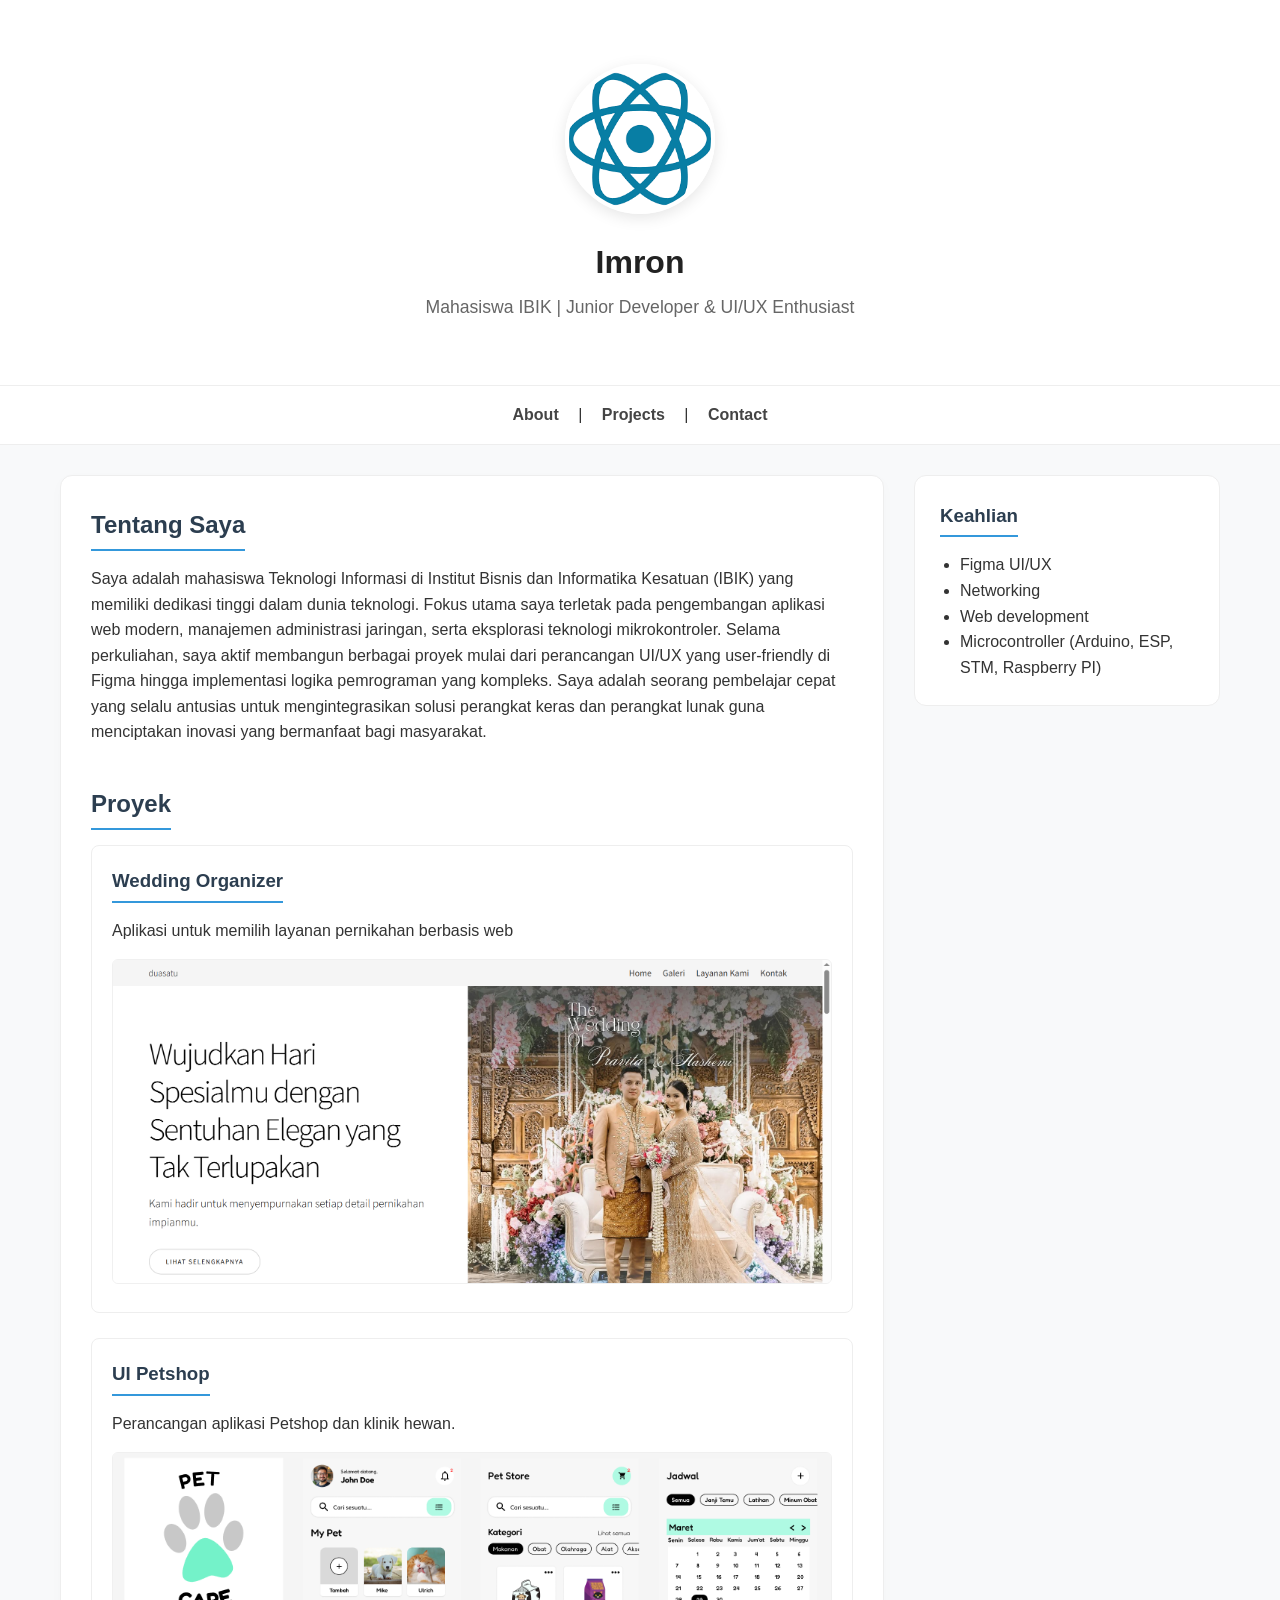
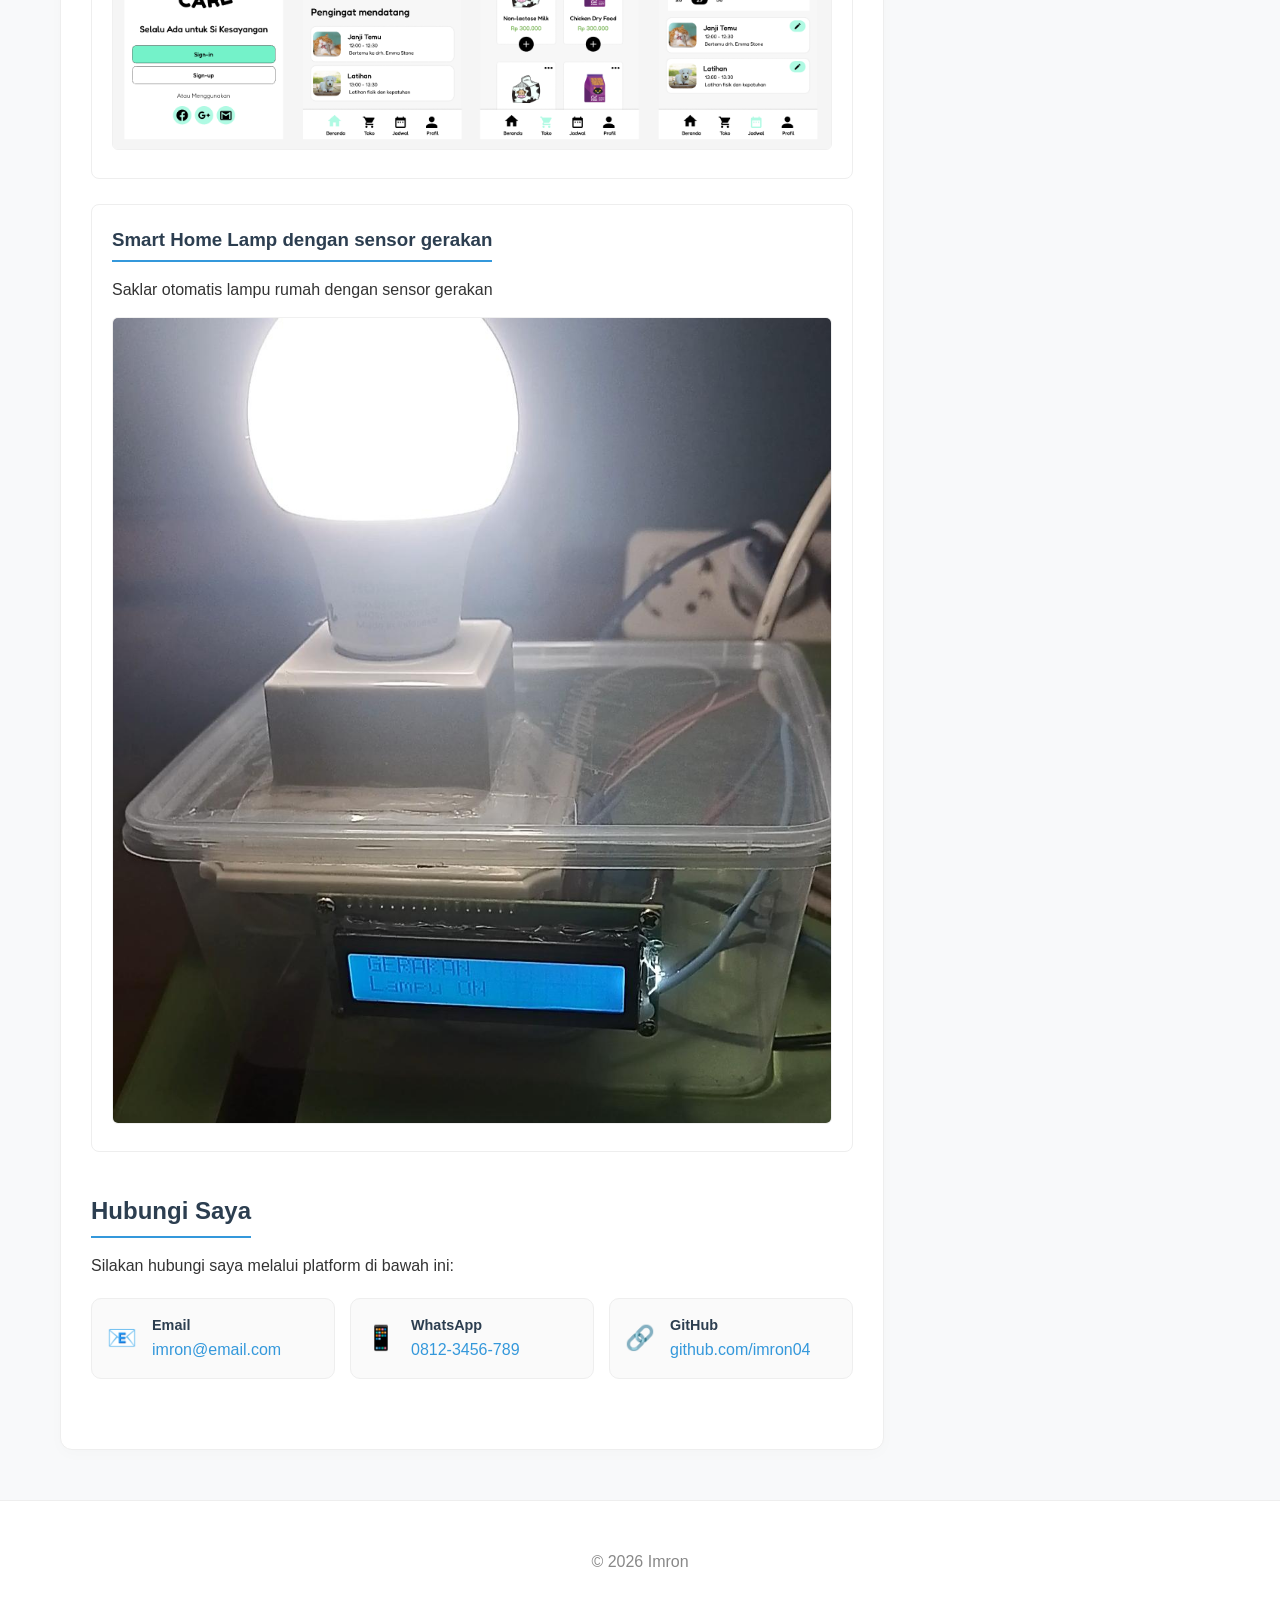
<file: my-portofolio/index.html>
<!doctype html>
<html lang="id">
  <head>
    <title>Portofolio Imron</title>
    <link rel="stylesheet" href="style.css" />
  </head>
  <body>
    <header>
      <img src="img/react.png" alt="Foto Imron" class="profile-img" />
      <h1>Imron</h1>
      <p>Mahasiswa IBIK | Junior Developer & UI/UX Enthusiast</p>
    </header>

    <nav>
      <a href="#a">About</a> | <a href="#p">Projects</a> |
      <a href="#contact">Contact</a>
    </nav>

    <div class="container">
      <main>
        <section id="a">
          <h2>Tentang Saya</h2>
          <p>
            Saya adalah mahasiswa Teknologi Informasi di Institut Bisnis dan
            Informatika Kesatuan (IBIK) yang memiliki dedikasi tinggi dalam
            dunia teknologi. Fokus utama saya terletak pada pengembangan
            aplikasi web modern, manajemen administrasi jaringan, serta
            eksplorasi teknologi mikrokontroler. Selama perkuliahan, saya aktif
            membangun berbagai proyek mulai dari perancangan UI/UX yang
            user-friendly di Figma hingga implementasi logika pemrograman yang
            kompleks. Saya adalah seorang pembelajar cepat yang selalu antusias
            untuk mengintegrasikan solusi perangkat keras dan perangkat lunak
            guna menciptakan inovasi yang bermanfaat bagi masyarakat.
          </p>
        </section>

        <section id="p">
          <h2>Proyek</h2>

          <div class="project-card">
            <h3>Wedding Organizer</h3>
            <p>Aplikasi untuk memilih layanan pernikahan berbasis web</p>
            <img
              src="img/wed.PNG"
              alt="Screenshot Web Wedding Organizer"
              class="project-img"
            />
          </div>

          <div class="project-card">
            <h3>UI Petshop</h3>
            <p>Perancangan aplikasi Petshop dan klinik hewan.</p>
            <img
              src="img/pet.PNG"
              alt="Screenshot UI Petshop"
              class="project-img"
            />
          </div>

          <div class="project-card">
            <h3>Smart Home Lamp dengan sensor gerakan</h3>
            <p>Saklar otomatis lampu rumah dengan sensor gerakan</p>
            <img
              src="img/lamp.jpeg"
              alt="Screenshot Projek Saklar Lampu otomatis"
              class="project-img"
            />
          </div>
        </section>
        <section id="contact" class="contact-section">
          <h2>Hubungi Saya</h2>
          <p>Silakan hubungi saya melalui platform di bawah ini:</p>

          <div class="contact-container">
            <div class="contact-item">
              <span class="contact-icon">📧</span>
              <div class="contact-info">
                <strong>Email</strong>
                <p><a href="mailto:imron@email.com">imron@email.com</a></p>
              </div>
            </div>

            <div class="contact-item">
              <span class="contact-icon">📱</span>
              <div class="contact-info">
                <strong>WhatsApp</strong>
                <p>
                  <a href="https://wa.me/628123456789" target="_blank"
                    >0812-3456-789</a
                  >
                </p>
              </div>
            </div>

            <div class="contact-item">
              <span class="contact-icon">🔗</span>
              <div class="contact-info">
                <strong>GitHub</strong>
                <p>
                  <a href="https://github.com/imron04" target="_blank"
                    >github.com/imron04</a
                  >
                </p>
              </div>
            </div>
          </div>
        </section>
      </main>

      <aside>
        <h3>Keahlian</h3>
        <ul>
          <li>Figma UI/UX</li>
          <li>Networking</li>
          <li>Web development</li>
          <li>Microcontroller (Arduino, ESP, STM, Raspberry PI)</li>
        </ul>
      </aside>
    </div>

    <footer>
      <p>&copy; 2026 Imron</p>
    </footer>
  </body>
</html>
</file>
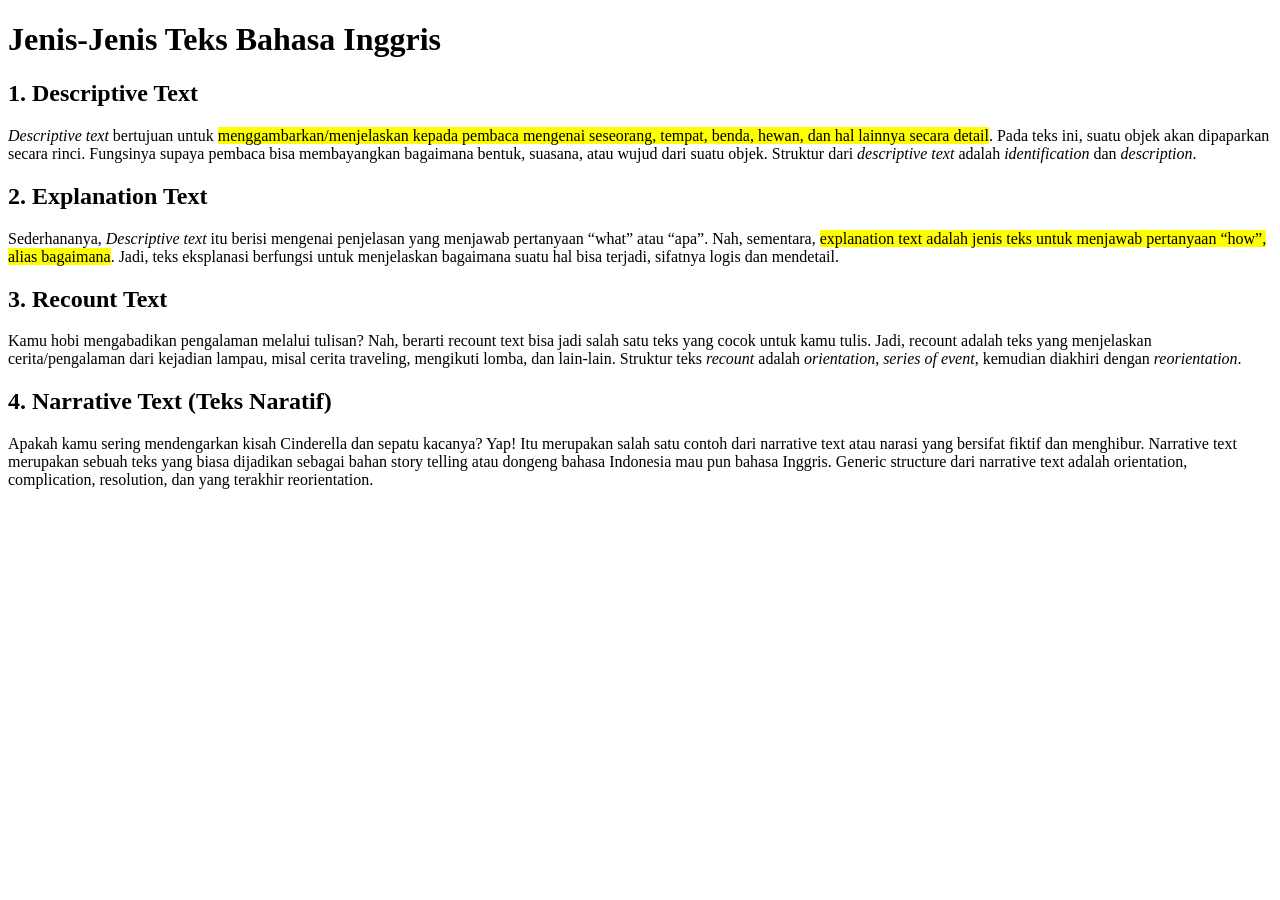
<file: Latihan-1.html>
<!doctype html>
<html>
  <head>
    <title>Latihan 1</title>
  </head>
  <body>
    <h1>Jenis-Jenis Teks Bahasa Inggris</h1>
    <h2><b>1. Descriptive Text</b></h2>
    <p>
      <i>Descriptive text</i> bertujuan untuk
      <mark
        >menggambarkan/menjelaskan kepada pembaca mengenai seseorang, tempat,
        benda, hewan, dan hal lainnya secara detail</mark
      >. Pada teks ini, suatu objek akan dipaparkan secara rinci. Fungsinya
      supaya pembaca bisa membayangkan bagaimana bentuk, suasana, atau wujud
      dari suatu objek. Struktur dari <i>descriptive text</i> adalah
      <i>identification</i> dan <i>description</i>.
    </p>

    <h2><b>2. Explanation Text</b></h2>
    <p>
      Sederhananya, <i>Descriptive text</i> itu berisi mengenai penjelasan yang
      menjawab pertanyaan <q>what</q> atau “apa”. Nah, sementara,
      <mark
        >explanation text adalah jenis teks untuk menjawab pertanyaan “how”,
        alias bagaimana</mark
      >. Jadi, teks eksplanasi berfungsi untuk menjelaskan bagaimana suatu hal
      bisa terjadi, sifatnya logis dan mendetail.
    </p>

    <h2><b>3. Recount Text</b></h2>
    <p>
      Kamu hobi mengabadikan pengalaman melalui tulisan? Nah, berarti recount
      text bisa jadi salah satu teks yang cocok untuk kamu tulis. Jadi, recount
      adalah teks yang menjelaskan cerita/pengalaman dari kejadian lampau, misal
      cerita traveling, mengikuti lomba, dan lain-lain. Struktur teks
      <i>recount</i> adalah <i>orientation</i>, <i>series of event</i>, kemudian
      diakhiri dengan <i>reorientation</i>.
    </p>

    <h2><b>4. Narrative Text (Teks Naratif)</b></h2>
    <p>
      Apakah kamu sering mendengarkan kisah Cinderella dan sepatu kacanya? Yap!
      Itu merupakan salah satu contoh dari narrative text atau narasi yang
      bersifat fiktif dan menghibur. Narrative text merupakan sebuah teks yang
      biasa dijadikan sebagai bahan story telling atau dongeng bahasa Indonesia
      mau pun bahasa Inggris. Generic structure dari narrative text adalah
      orientation, complication, resolution, dan yang terakhir reorientation.
    </p>
  </body>
</html>
</file>
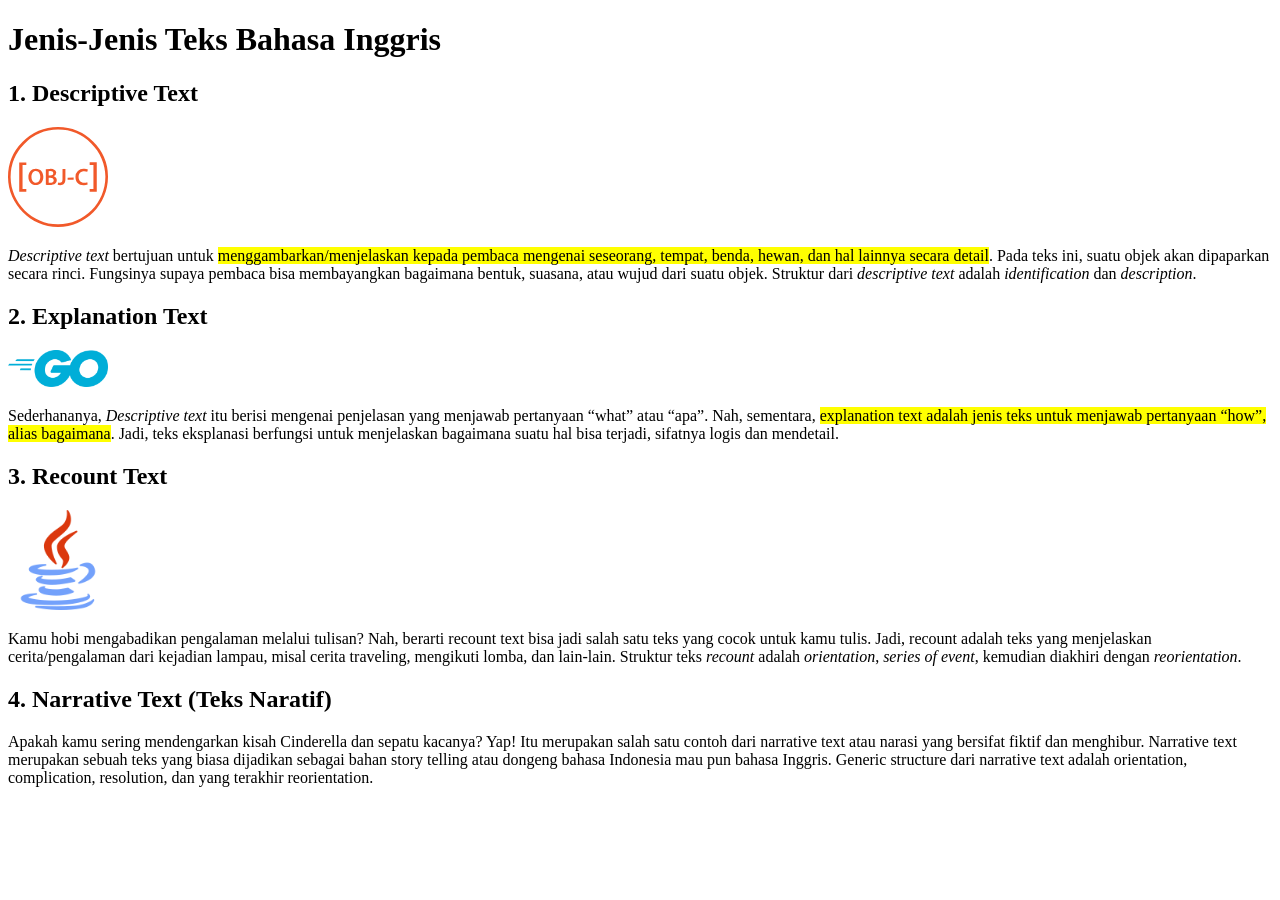
<file: Latihan-2.html>
<!doctype html>
<html>
  <head>
    <title>Latihan 2</title>
  </head>
  <body>
    <h1>Jenis-Jenis Teks Bahasa Inggris</h1>
    <h2><b>1. Descriptive Text</b></h2>
    <img src="img/objcc.svg" alt="" width="100" />
    <p>
      <i>Descriptive text</i> bertujuan untuk
      <mark
        >menggambarkan/menjelaskan kepada pembaca mengenai seseorang, tempat,
        benda, hewan, dan hal lainnya secara detail</mark
      >. Pada teks ini, suatu objek akan dipaparkan secara rinci. Fungsinya
      supaya pembaca bisa membayangkan bagaimana bentuk, suasana, atau wujud
      dari suatu objek. Struktur dari <i>descriptive text</i> adalah
      <i>identification</i> dan <i>description</i>.
    </p>

    <h2><b>2. Explanation Text</b></h2>
    <img src="img/go.png" alt="" width="100" />
    <p>
      Sederhananya, <i>Descriptive text</i> itu berisi mengenai penjelasan yang
      menjawab pertanyaan <q>what</q> atau “apa”. Nah, sementara,
      <mark
        >explanation text adalah jenis teks untuk menjawab pertanyaan “how”,
        alias bagaimana</mark
      >. Jadi, teks eksplanasi berfungsi untuk menjelaskan bagaimana suatu hal
      bisa terjadi, sifatnya logis dan mendetail.
    </p>

    <h2><b>3. Recount Text</b></h2>
    <img src="img/java.png" alt="" width="100" />
    <p>
      Kamu hobi mengabadikan pengalaman melalui tulisan? Nah, berarti recount
      text bisa jadi salah satu teks yang cocok untuk kamu tulis. Jadi, recount
      adalah teks yang menjelaskan cerita/pengalaman dari kejadian lampau, misal
      cerita traveling, mengikuti lomba, dan lain-lain. Struktur teks
      <i>recount</i> adalah <i>orientation</i>, <i>series of event</i>, kemudian
      diakhiri dengan <i>reorientation</i>.
    </p>

    <h2><b>4. Narrative Text (Teks Naratif)</b></h2>
    <p>
      Apakah kamu sering mendengarkan kisah Cinderella dan sepatu kacanya? Yap!
      Itu merupakan salah satu contoh dari narrative text atau narasi yang
      bersifat fiktif dan menghibur. Narrative text merupakan sebuah teks yang
      biasa dijadikan sebagai bahan story telling atau dongeng bahasa Indonesia
      mau pun bahasa Inggris. Generic structure dari narrative text adalah
      orientation, complication, resolution, dan yang terakhir reorientation.
    </p>
  </body>
</html>
</file>
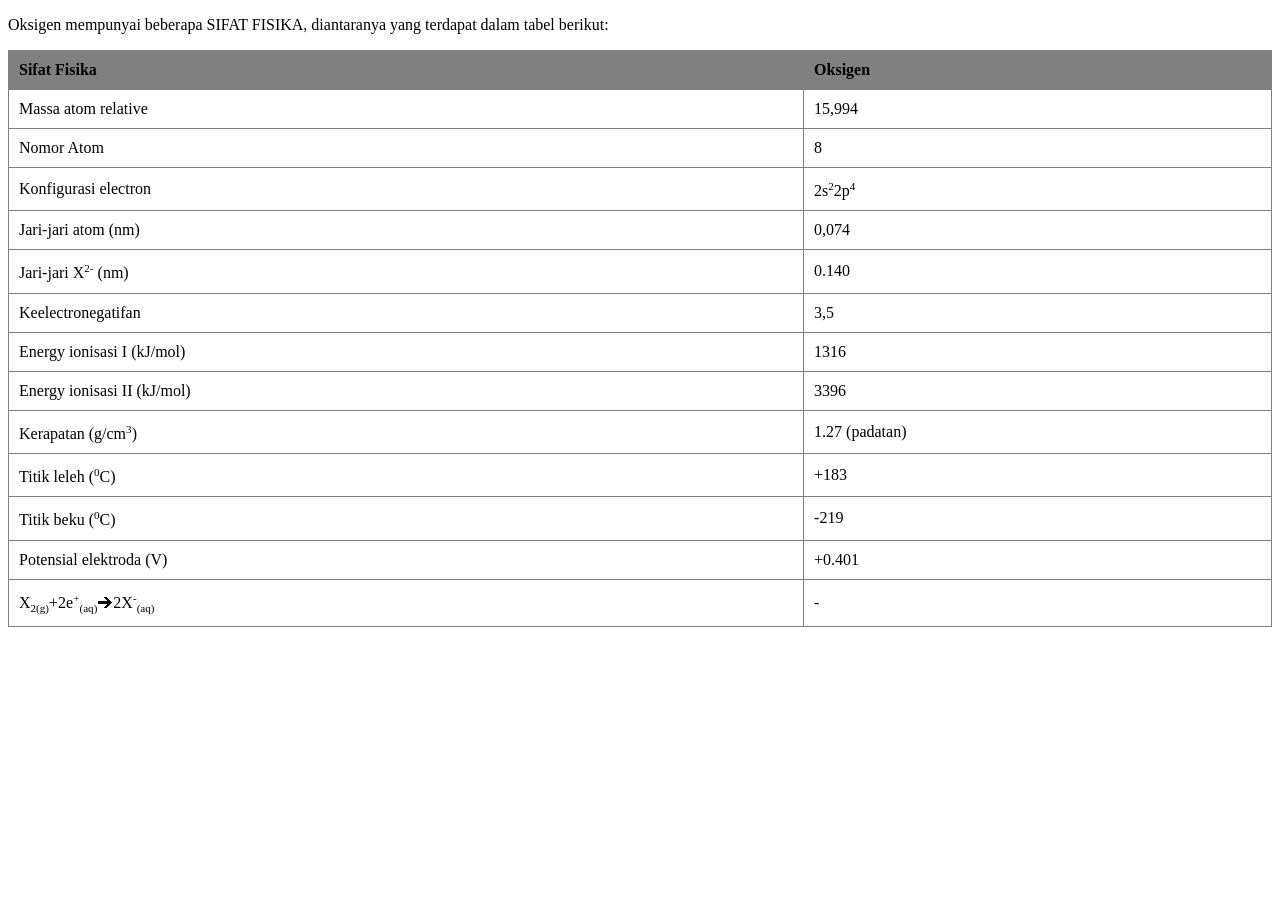
<file: Latihan-3.html>
<!doctype html>
<html>
  <head>
    <title>Latihan 3</title>
    <style>
      table {
        border-collapse: collapse;
        width: 100%;
      }
      th {
        background-color: grey;
        text-align: left;
      }
    </style>
  </head>
  <body>
    <p>
      Oksigen mempunyai beberapa SIFAT FISIKA, diantaranya yang terdapat dalam
      tabel berikut:
    </p>
    <table border="1" cellpadding="10">
      <tr>
        <th>Sifat Fisika</th>
        <th>Oksigen</th>
      </tr>
      <tr>
        <td>Massa atom relative</td>
        <td>15,994</td>
      </tr>
      <tr>
        <td>Nomor Atom</td>
        <td>8</td>
      </tr>
      <tr>
        <td>Konfigurasi electron</td>
        <td>
          2s<sup><small>2</small></sup
          >2p<sup><small>4</small></sup>
        </td>
      </tr>
      <tr>
        <td>Jari-jari atom (nm)</td>
        <td>0,074</td>
      </tr>
      <tr>
        <td>
          Jari-jari X<sup><small>2-</small></sup> (nm)
        </td>
        <td>0.140</td>
      </tr>
      <tr>
        <td>Keelectronegatifan</td>
        <td>3,5</td>
      </tr>
      <tr>
        <td>Energy ionisasi I (kJ/mol)</td>
        <td>1316</td>
      </tr>
      <tr>
        <td>Energy ionisasi II (kJ/mol)</td>
        <td>3396</td>
      </tr>
      <tr>
        <td>
          Kerapatan (g/cm<sup><small>3</small></sup
          >)
        </td>
        <td>1.27 (padatan)</td>
      </tr>
      <tr>
        <td>
          Titik leleh (<sup><small>0</small></sup
          >C)
        </td>
        <td>+183</td>
      </tr>
      <tr>
        <td>
          Titik beku (<sup><small>0</small></sup
          >C)
        </td>
        <td>-219</td>
      </tr>
      <tr>
        <td>Potensial elektroda (V)</td>
        <td>+0.401</td>
      </tr>
      <tr>
        <td>
          X<sub><small>2(g)</small></sub
          >+2e<sup><small>+</small></sup
          ><sub><small>(aq)</small></sub
          >🡪2X<sup><small>-</small></sup
          ><sub><small>(aq)</small></sub>
        </td>
        <td>-</td>
      </tr>
    </table>
  </body>
</html>
</file>
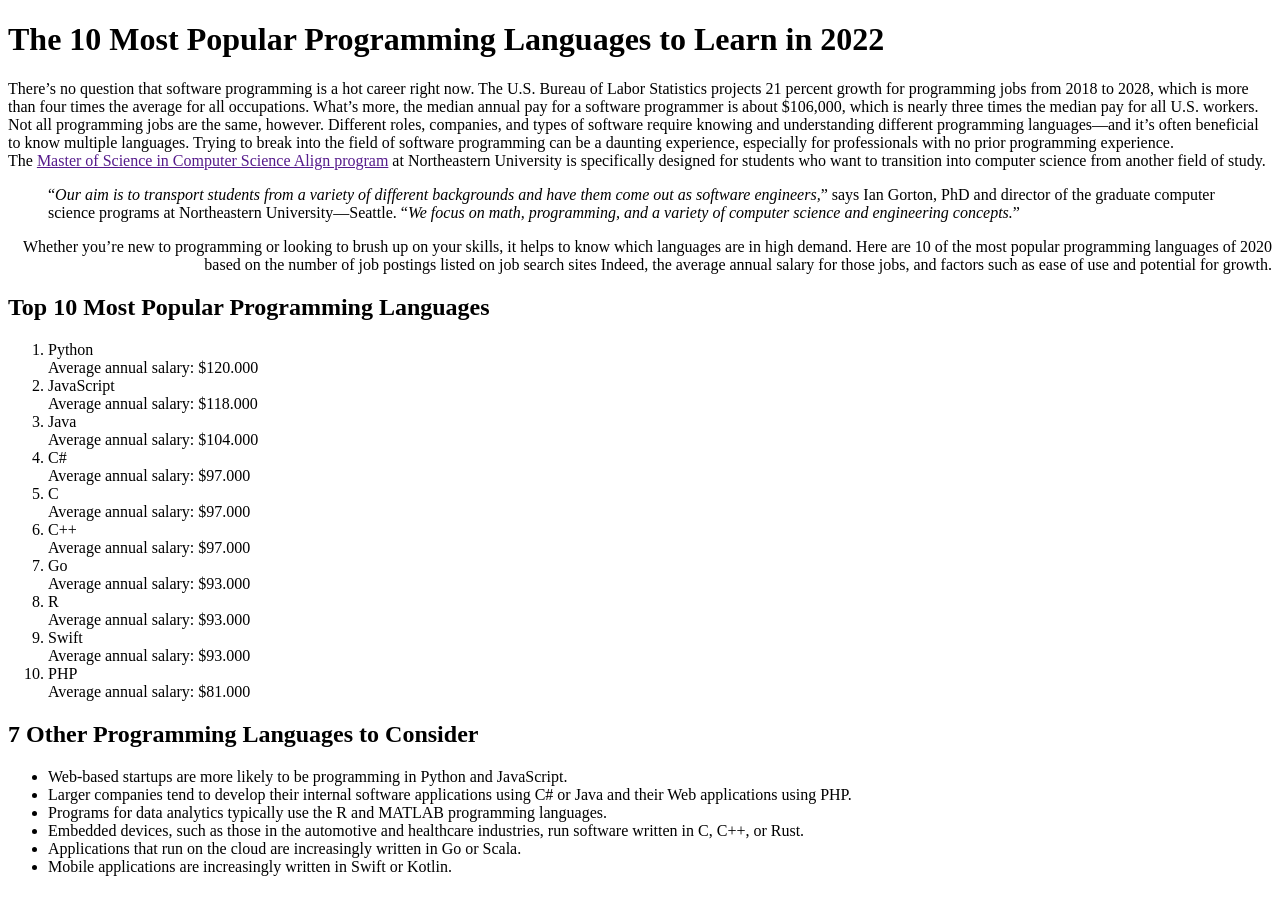
<file: Latihan-4.html>
<!doctype html>
<html>
  <head>
    <title>latihan 4</title>
  </head>
  <body>
    <h1>The 10 Most Popular Programming Languages to Learn in 2022</h1>
    <p>
      There’s no question that software programming is a hot career right now.
      The U.S. Bureau of Labor Statistics projects 21 percent growth for
      programming jobs from 2018 to 2028, which is more than four times the
      average for all occupations. What’s more, the median annual pay for a
      software programmer is about $106,000, which is nearly three times the
      median pay for all U.S. workers.
      <br />
      Not all programming jobs are the same, however. Different roles,
      companies, and types of software require knowing and understanding
      different programming languages—and it’s often beneficial to know multiple
      languages. Trying to break into the field of software programming can be a
      daunting experience, especially for professionals with no prior
      programming experience.
      <br />
      The <a href="">Master of Science in Computer Science Align program</a> at
      Northeastern University is specifically designed for students who want to
      transition into computer science from another field of study.
      <br />
    </p>
    <blockquote>
      <q
        ><i
          >Our aim is to transport students from a variety of different
          backgrounds and have them come out as software engineers,</i
        ></q
      >
      says Ian Gorton, PhD and director of the graduate computer science
      programs at Northeastern University&#8212;Seattle.
      <q
        ><i
          >We focus on math, programming, and a variety of computer science and
          engineering concepts.</i
        ></q
      >
    </blockquote>
    <p align="right">
      Whether you’re new to programming or looking to brush up on your skills,
      it helps to know which languages are in high demand. Here are 10 of the
      most popular programming languages of 2020 based on the number of job
      postings listed on job search sites Indeed, the average annual salary for
      those jobs, and factors such as ease of use and potential for growth.
    </p>
    <h2>Top 10 Most Popular Programming Languages</h2>
    <ol>
      <li>Python <br />Average annual salary: $120.000</li>
      <li>
        JavaScript <br />
        Average annual salary: $118.000
      </li>
      <li>
        Java <br />
        Average annual salary: $104.000
      </li>
      <li>
        C# <br />
        Average annual salary: $97.000
      </li>
      <li>
        C <br />
        Average annual salary: $97.000
      </li>
      <li>
        C++ <br />
        Average annual salary: $97.000
      </li>
      <li>
        Go <br />
        Average annual salary: $93.000
      </li>
      <li>
        R <br />
        Average annual salary: $93.000
      </li>
      <li>
        Swift <br />
        Average annual salary: $93.000
      </li>
      <li>
        PHP <br />
        Average annual salary: $81.000
      </li>
    </ol>

    <h2>7 Other Programming Languages to Consider</h2>

    <ul>
      <li>
        Web-based startups are more likely to be programming in Python and
        JavaScript.
      </li>
      <li>
        Larger companies tend to develop their internal software applications
        using C# or Java and their Web applications using PHP.
      </li>
      <li>
        Programs for data analytics typically use the R and MATLAB programming
        languages.
      </li>
      <li>
        Embedded devices, such as those in the automotive and healthcare
        industries, run software written in C, C++, or Rust.
      </li>
      <li>
        Applications that run on the cloud are increasingly written in Go or
        Scala.
      </li>
      <li>Mobile applications are increasingly written in Swift or Kotlin.</li>
    </ul>
  </body>
</html>
</file>
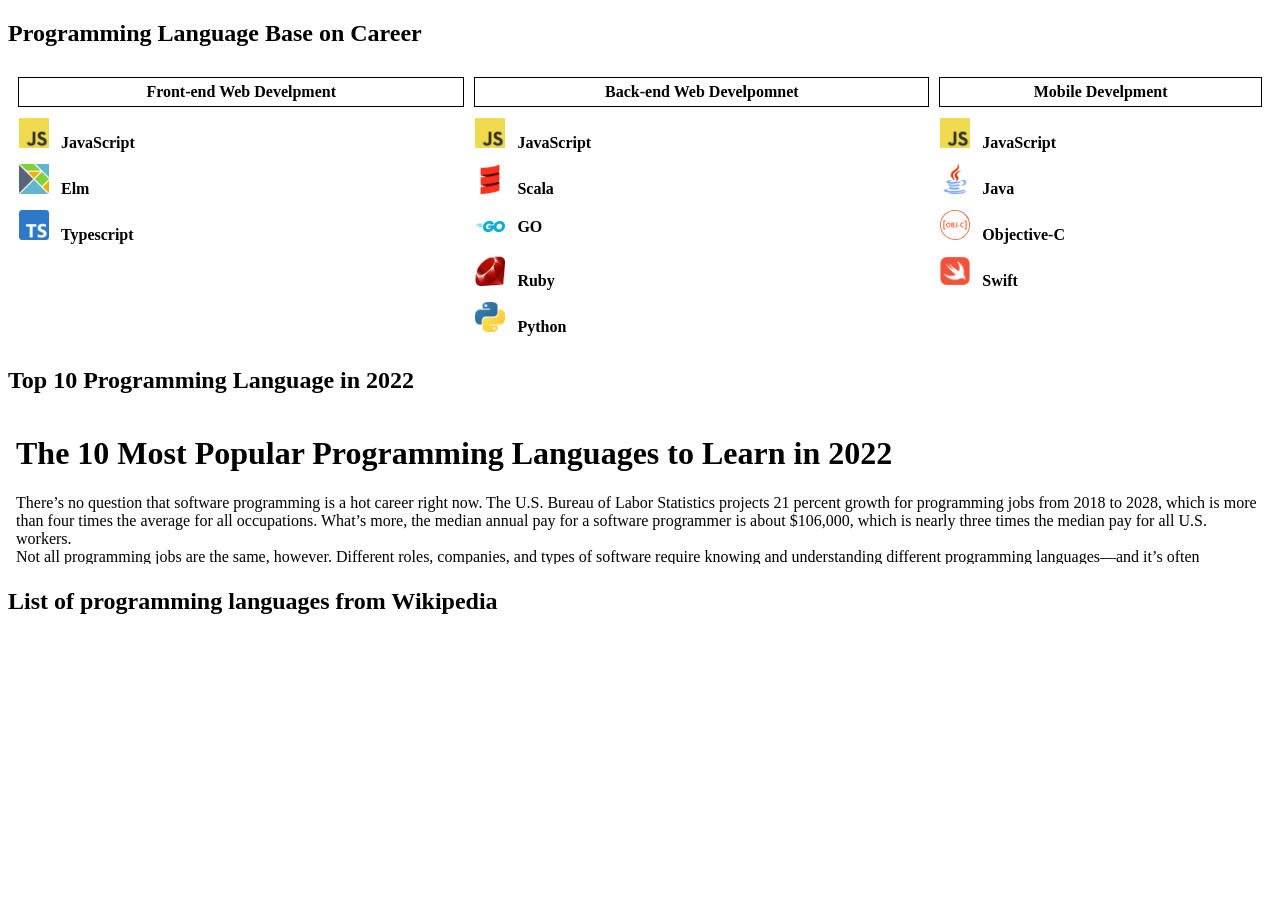
<file: Latihan-5.html>
<!doctype html>
<html>
  <head>
    <title></title>
  </head>
  <body>
    <h2>Programming Language Base on Career</h2>
    <table cellspacing="10" width="100%">
      <tr>
        <th style="border: 1px solid black; padding: 5px">
          <b>Front-end Web Develpment</b>
        </th>
        <th style="border: 1px solid black; padding: 5px">
          <b>Back-end Web Develpomnet</b>
        </th>
        <th style="border: 1px solid black; padding: 5px">
          <b>Mobile Develpment</b>
        </th>
      </tr>
      <tr>
        <td>
          <img src="img/js.png" alt="" width="30" /><b
            >&nbsp;&nbsp;&nbsp;JavaScript</b
          >
        </td>
        <td>
          <img src="img/js.png" alt="" width="30" /><b
            >&nbsp;&nbsp;&nbsp;JavaScript</b
          >
        </td>
        <td>
          <img src="img/js.png" alt="" width="30" /><b
            >&nbsp;&nbsp;&nbsp;JavaScript</b
          >
        </td>
      </tr>
      <tr>
        <td>
          <img src="img/elm.png" alt="" width="30" />&nbsp;&nbsp;&nbsp;<b
            >Elm</b
          >
        </td>
        <td>
          <img src="img/sc.png" alt="" width="30" />&nbsp;&nbsp;&nbsp;<b
            >Scala</b
          >
        </td>
        <td>
          <img src="img/java.png" alt="" width="30" />&nbsp;&nbsp;&nbsp;<b
            >Java</b
          >
        </td>
      </tr>
      <tr>
        <td>
          <img src="img/ts.png" width="30" alt="" />&nbsp;&nbsp;&nbsp;<b
            >Typescript</b
          >
        </td>
        <td>
          <img src="img/go.png" width="30" alt="" />&nbsp;&nbsp;&nbsp;<b>GO</b>
        </td>
        <td>
          <img src="img/objcc.svg" width="30" alt="" />&nbsp;&nbsp;&nbsp;<b
            >Objective-C</b
          >
        </td>
      </tr>
      <tr>
        <td></td>
        <td>
          <img src="img/ru.png" width="30" alt="" />&nbsp;&nbsp;&nbsp;<b
            >Ruby</b
          >
        </td>
        <td>
          <img src="img/Swift.png" width="30" alt="" />&nbsp;&nbsp;&nbsp;<b
            >Swift</b
          >
        </td>
      </tr>
      <tr>
        <td></td>
        <td>
          <img src="img/py.png" width="30" alt="" />&nbsp;&nbsp;&nbsp;<b
            >Python</b
          >
        </td>
      </tr>
    </table>
    <h2>Top 10 Programming Language in 2022</h2>
    <iframe src="Latihan-4.html" frameborder="0" width="100%"></iframe>

    <h2>List of programming languages from Wikipedia</h2>
    <iframe
      src="https://en.wikipedia.org/wiki/List_of_programming_languages"
      width="100%"
      frameborder="0"
    ></iframe>
  </body>
</html>
</file>
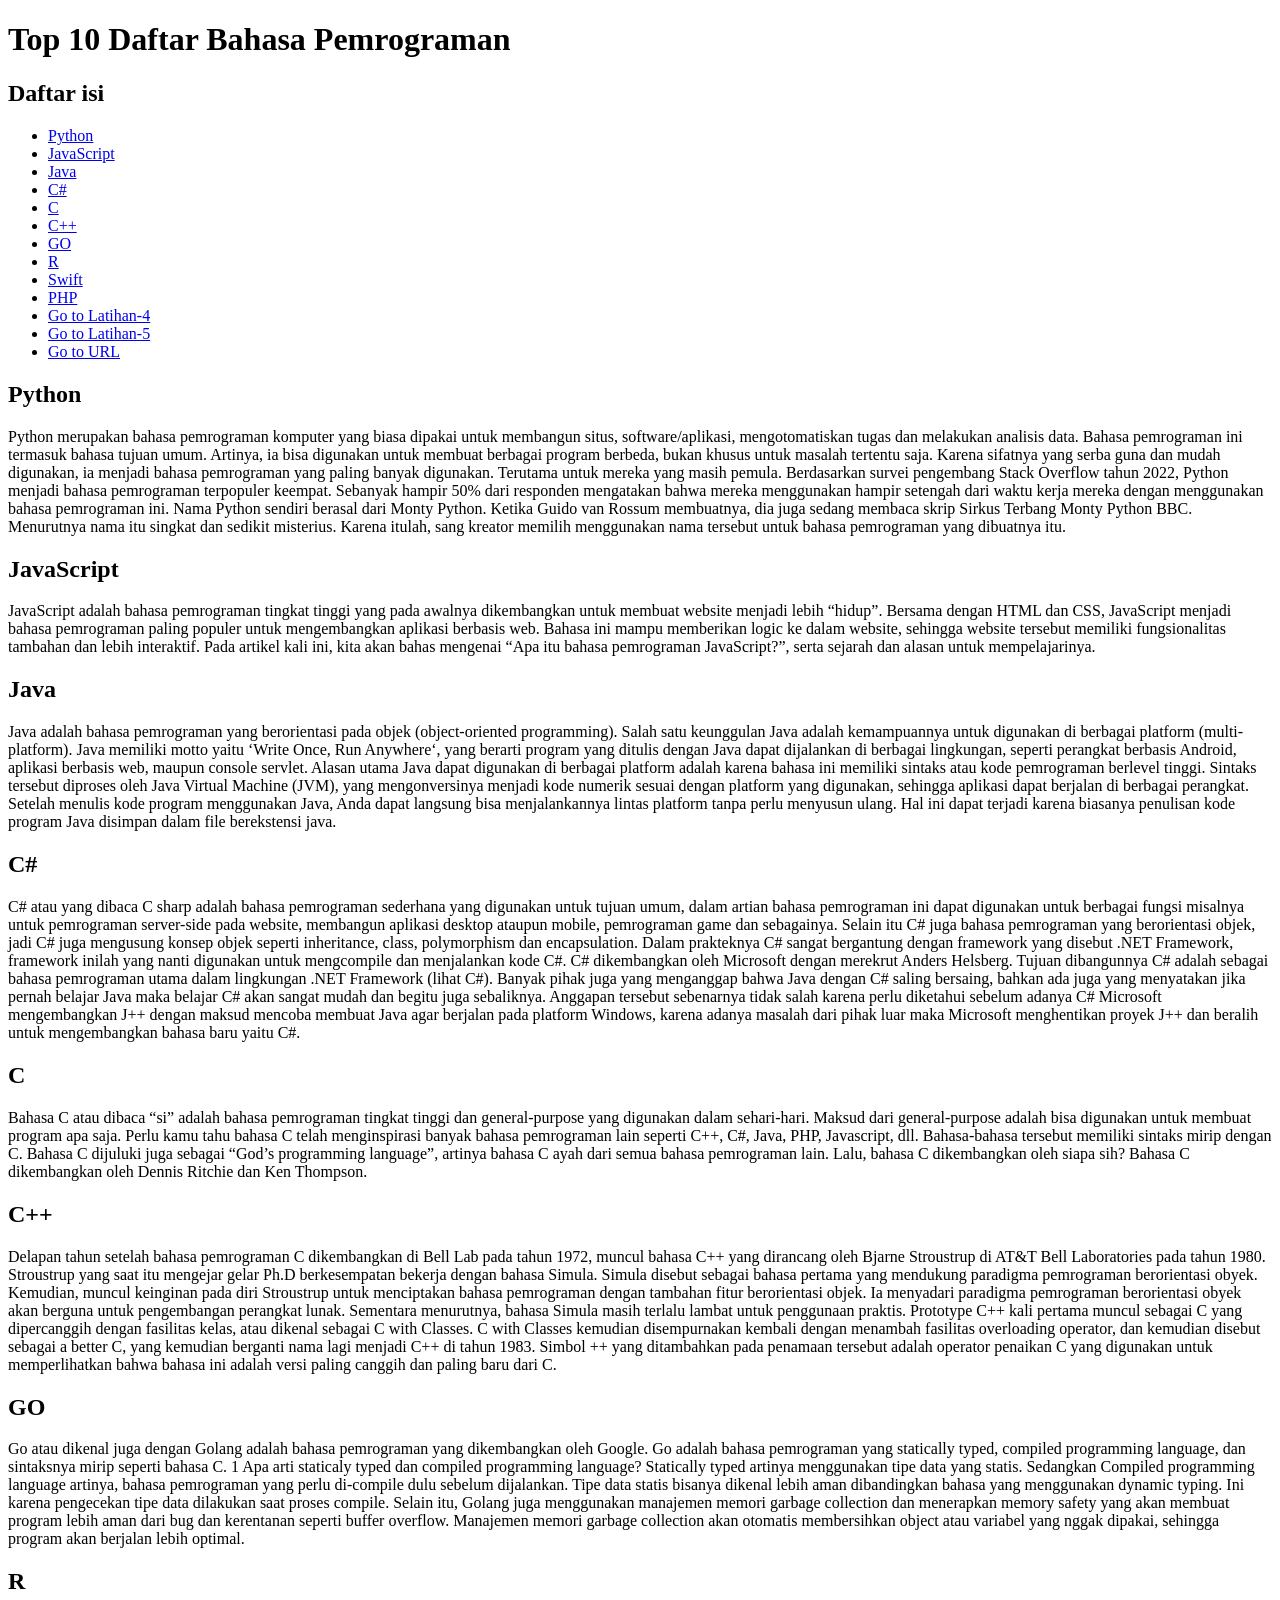
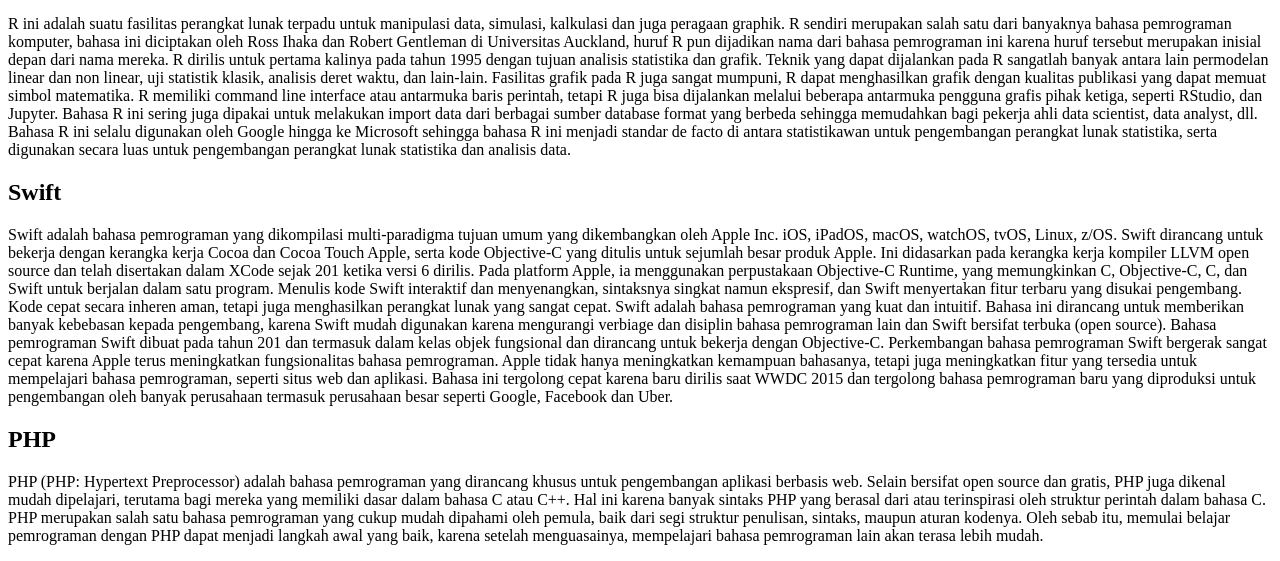
<file: Latihan-6.html>
<!doctype html>
<html>
  <head>
    <title>Latihan 6</title>
  </head>
  <body>
    <h1>Top 10 Daftar Bahasa Pemrograman</h1>
    <h2>Daftar isi</h2>
    <ul>
      <li><a href="#py">Python</a></li>
      <li><a href="#js">JavaScript</a></li>
      <li><a href="#j">Java</a></li>
      <li><a href="#cs">C#</a></li>
      <li><a href="#c">C</a></li>
      <li><a href="#cpp">C++</a></li>
      <li><a href="#go">GO</a></li>
      <li><a href="#r">R</a></li>
      <li><a href="#s">Swift</a></li>
      <li><a href="#p">PHP</a></li>
      <li><a href="Latihan-4.html" target="_self">Go to Latihan-4</a></li>
      <li><a href="Latihan-5.html" target="_blank">Go to Latihan-5</a></li>
      <li>
        <a href="https://id.wikipedia.org/wiki/Halaman_Utama" target="_parent"
          >Go to URL</a
        >
      </li>
    </ul>

    <h2 id="py">Python</h2>
    <p>
      Python merupakan bahasa pemrograman komputer yang biasa dipakai untuk
      membangun situs, software/aplikasi, mengotomatiskan tugas dan melakukan
      analisis data. Bahasa pemrograman ini termasuk bahasa tujuan umum.
      Artinya, ia bisa digunakan untuk membuat berbagai program berbeda, bukan
      khusus untuk masalah tertentu saja. Karena sifatnya yang serba guna dan
      mudah digunakan, ia menjadi bahasa pemrograman yang paling banyak
      digunakan. Terutama untuk mereka yang masih pemula. Berdasarkan survei
      pengembang Stack Overflow tahun 2022, Python menjadi bahasa pemrograman
      terpopuler keempat. Sebanyak hampir 50% dari responden mengatakan bahwa
      mereka menggunakan hampir setengah dari waktu kerja mereka dengan
      menggunakan bahasa pemrograman ini. Nama Python sendiri berasal dari Monty
      Python. Ketika Guido van Rossum membuatnya, dia juga sedang membaca skrip
      Sirkus Terbang Monty Python BBC. Menurutnya nama itu singkat dan sedikit
      misterius. Karena itulah, sang kreator memilih menggunakan nama tersebut
      untuk bahasa pemrograman yang dibuatnya itu.
    </p>

    <h2 id="js">JavaScript</h2>
    <p>
      JavaScript adalah bahasa pemrograman tingkat tinggi yang pada awalnya
      dikembangkan untuk membuat website menjadi lebih “hidup”. Bersama dengan
      HTML dan CSS, JavaScript menjadi bahasa pemrograman paling populer untuk
      mengembangkan aplikasi berbasis web. Bahasa ini mampu memberikan logic ke
      dalam website, sehingga website tersebut memiliki fungsionalitas tambahan
      dan lebih interaktif. Pada artikel kali ini, kita akan bahas mengenai “Apa
      itu bahasa pemrograman JavaScript?”, serta sejarah dan alasan untuk
      mempelajarinya.
    </p>

    <h2 id="j">Java</h2>
    <p>
      Java adalah bahasa pemrograman yang berorientasi pada objek
      (object-oriented programming). Salah satu keunggulan Java adalah
      kemampuannya untuk digunakan di berbagai platform (multi-platform). Java
      memiliki motto yaitu ‘Write Once, Run Anywhere‘, yang berarti program yang
      ditulis dengan Java dapat dijalankan di berbagai lingkungan, seperti
      perangkat berbasis Android, aplikasi berbasis web, maupun console servlet.
      Alasan utama Java dapat digunakan di berbagai platform adalah karena
      bahasa ini memiliki sintaks atau kode pemrograman berlevel tinggi. Sintaks
      tersebut diproses oleh Java Virtual Machine (JVM), yang mengonversinya
      menjadi kode numerik sesuai dengan platform yang digunakan, sehingga
      aplikasi dapat berjalan di berbagai perangkat. Setelah menulis kode
      program menggunakan Java, Anda dapat langsung bisa menjalankannya lintas
      platform tanpa perlu menyusun ulang. Hal ini dapat terjadi karena biasanya
      penulisan kode program Java disimpan dalam file berekstensi java.
    </p>

    <h2 id="cs">C#</h2>
    <p>
      C# atau yang dibaca C sharp adalah bahasa pemrograman sederhana yang
      digunakan untuk tujuan umum, dalam artian bahasa pemrograman ini dapat
      digunakan untuk berbagai fungsi misalnya untuk pemrograman server-side
      pada website, membangun aplikasi desktop ataupun mobile, pemrograman game
      dan sebagainya. Selain itu C# juga bahasa pemrograman yang berorientasi
      objek, jadi C# juga mengusung konsep objek seperti inheritance, class,
      polymorphism dan encapsulation. Dalam prakteknya C# sangat bergantung
      dengan framework yang disebut .NET Framework, framework inilah yang nanti
      digunakan untuk mengcompile dan menjalankan kode C#. C# dikembangkan oleh
      Microsoft dengan merekrut Anders Helsberg. Tujuan dibangunnya C# adalah
      sebagai bahasa pemrograman utama dalam lingkungan .NET Framework (lihat
      C#). Banyak pihak juga yang menganggap bahwa Java dengan C# saling
      bersaing, bahkan ada juga yang menyatakan jika pernah belajar Java maka
      belajar C# akan sangat mudah dan begitu juga sebaliknya. Anggapan tersebut
      sebenarnya tidak salah karena perlu diketahui sebelum adanya C# Microsoft
      mengembangkan J++ dengan maksud mencoba membuat Java agar berjalan pada
      platform Windows, karena adanya masalah dari pihak luar maka Microsoft
      menghentikan proyek J++ dan beralih untuk mengembangkan bahasa baru yaitu
      C#.
    </p>

    <h2 id="c">C</h2>
    <p>
      Bahasa C atau dibaca “si” adalah bahasa pemrograman tingkat tinggi dan
      general-purpose yang digunakan dalam sehari-hari. Maksud dari
      general-purpose adalah bisa digunakan untuk membuat program apa saja.
      Perlu kamu tahu bahasa C telah menginspirasi banyak bahasa pemrograman
      lain seperti C++, C#, Java, PHP, Javascript, dll. Bahasa-bahasa tersebut
      memiliki sintaks mirip dengan C. Bahasa C dijuluki juga sebagai “God’s
      programming language”, artinya bahasa C ayah dari semua bahasa pemrograman
      lain. Lalu, bahasa C dikembangkan oleh siapa sih? Bahasa C dikembangkan
      oleh Dennis Ritchie dan Ken Thompson.
    </p>

    <h2 id="cpp">C++</h2>
    <p>
      Delapan tahun setelah bahasa pemrograman C dikembangkan di Bell Lab pada
      tahun 1972, muncul bahasa C++ yang dirancang oleh Bjarne Stroustrup di
      AT&T Bell Laboratories pada tahun 1980. Stroustrup yang saat itu mengejar
      gelar Ph.D berkesempatan bekerja dengan bahasa Simula. Simula disebut
      sebagai bahasa pertama yang mendukung paradigma pemrograman berorientasi
      obyek. Kemudian, muncul keinginan pada diri Stroustrup untuk menciptakan
      bahasa pemrograman dengan tambahan fitur berorientasi objek. Ia menyadari
      paradigma pemrograman berorientasi obyek akan berguna untuk pengembangan
      perangkat lunak. Sementara menurutnya, bahasa Simula masih terlalu lambat
      untuk penggunaan praktis. Prototype C++ kali pertama muncul sebagai C yang
      dipercanggih dengan fasilitas kelas, atau dikenal sebagai C with Classes.
      C with Classes kemudian disempurnakan kembali dengan menambah fasilitas
      overloading operator, dan kemudian disebut sebagai a better C, yang
      kemudian berganti nama lagi menjadi C++ di tahun 1983. Simbol ++ yang
      ditambahkan pada penamaan tersebut adalah operator penaikan C yang
      digunakan untuk memperlihatkan bahwa bahasa ini adalah versi paling
      canggih dan paling baru dari C.
    </p>

    <h2 id="go">GO</h2>
    <p>
      Go atau dikenal juga dengan Golang adalah bahasa pemrograman yang
      dikembangkan oleh Google. Go adalah bahasa pemrograman yang statically
      typed, compiled programming language, dan sintaksnya mirip seperti bahasa
      C. 1 Apa arti staticaly typed dan compiled programming language?
      Statically typed artinya menggunakan tipe data yang statis. Sedangkan
      Compiled programming language artinya, bahasa pemrograman yang perlu
      di-compile dulu sebelum dijalankan. Tipe data statis bisanya dikenal lebih
      aman dibandingkan bahasa yang menggunakan dynamic typing. Ini karena
      pengecekan tipe data dilakukan saat proses compile. Selain itu, Golang
      juga menggunakan manajemen memori garbage collection dan menerapkan memory
      safety yang akan membuat program lebih aman dari bug dan kerentanan
      seperti buffer overflow. Manajemen memori garbage collection akan otomatis
      membersihkan object atau variabel yang nggak dipakai, sehingga program
      akan berjalan lebih optimal.
    </p>

    <h2 id="r">R</h2>
    <p>
      R ini adalah suatu fasilitas perangkat lunak terpadu untuk manipulasi
      data, simulasi, kalkulasi dan juga peragaan graphik. R sendiri merupakan
      salah satu dari banyaknya bahasa pemrograman komputer, bahasa ini
      diciptakan oleh Ross Ihaka dan Robert Gentleman di Universitas Auckland,
      huruf R pun dijadikan nama dari bahasa pemrograman ini karena huruf
      tersebut merupakan inisial depan dari nama mereka. R dirilis untuk pertama
      kalinya pada tahun 1995 dengan tujuan analisis statistika dan grafik.
      Teknik yang dapat dijalankan pada R sangatlah banyak antara lain
      permodelan linear dan non linear, uji statistik klasik, analisis deret
      waktu, dan lain-lain. Fasilitas grafik pada R juga sangat mumpuni, R dapat
      menghasilkan grafik dengan kualitas publikasi yang dapat memuat simbol
      matematika. R memiliki command line interface atau antarmuka baris
      perintah, tetapi R juga bisa dijalankan melalui beberapa antarmuka
      pengguna grafis pihak ketiga, seperti RStudio, dan Jupyter. Bahasa R ini
      sering juga dipakai untuk melakukan import data dari berbagai sumber
      database format yang berbeda sehingga memudahkan bagi pekerja ahli data
      scientist, data analyst, dll. Bahasa R ini selalu digunakan oleh Google
      hingga ke Microsoft sehingga bahasa R ini menjadi standar de facto di
      antara statistikawan untuk pengembangan perangkat lunak statistika, serta
      digunakan secara luas untuk pengembangan perangkat lunak statistika dan
      analisis data.
    </p>

    <h2 id="s">Swift</h2>
    <p>
      Swift adalah bahasa pemrograman yang dikompilasi multi-paradigma tujuan
      umum yang dikembangkan oleh Apple Inc. iOS, iPadOS, macOS, watchOS, tvOS,
      Linux, z/OS. Swift dirancang untuk bekerja dengan kerangka kerja Cocoa dan
      Cocoa Touch Apple, serta kode Objective-C yang ditulis untuk sejumlah
      besar produk Apple. Ini didasarkan pada kerangka kerja kompiler LLVM open
      source dan telah disertakan dalam XCode sejak 201 ketika versi 6 dirilis.
      Pada platform Apple, ia menggunakan perpustakaan Objective-C Runtime, yang
      memungkinkan C, Objective-C, C, dan Swift untuk berjalan dalam satu
      program. Menulis kode Swift interaktif dan menyenangkan, sintaksnya
      singkat namun ekspresif, dan Swift menyertakan fitur terbaru yang disukai
      pengembang. Kode cepat secara inheren aman, tetapi juga menghasilkan
      perangkat lunak yang sangat cepat. Swift adalah bahasa pemrograman yang
      kuat dan intuitif. Bahasa ini dirancang untuk memberikan banyak kebebasan
      kepada pengembang, karena Swift mudah digunakan karena mengurangi verbiage
      dan disiplin bahasa pemrograman lain dan Swift bersifat terbuka (open
      source). Bahasa pemrograman Swift dibuat pada tahun 201 dan termasuk dalam
      kelas objek fungsional dan dirancang untuk bekerja dengan Objective-C.
      Perkembangan bahasa pemrograman Swift bergerak sangat cepat karena Apple
      terus meningkatkan fungsionalitas bahasa pemrograman. Apple tidak hanya
      meningkatkan kemampuan bahasanya, tetapi juga meningkatkan fitur yang
      tersedia untuk mempelajari bahasa pemrograman, seperti situs web dan
      aplikasi. Bahasa ini tergolong cepat karena baru dirilis saat WWDC 2015
      dan tergolong bahasa pemrograman baru yang diproduksi untuk pengembangan
      oleh banyak perusahaan termasuk perusahaan besar seperti Google, Facebook
      dan Uber.
    </p>

    <h2 id="p">PHP</h2>
    <p>
      PHP (PHP: Hypertext Preprocessor) adalah bahasa pemrograman yang dirancang
      khusus untuk pengembangan aplikasi berbasis web. Selain bersifat open
      source dan gratis, PHP juga dikenal mudah dipelajari, terutama bagi mereka
      yang memiliki dasar dalam bahasa C atau C++. Hal ini karena banyak sintaks
      PHP yang berasal dari atau terinspirasi oleh struktur perintah dalam
      bahasa C. PHP merupakan salah satu bahasa pemrograman yang cukup mudah
      dipahami oleh pemula, baik dari segi struktur penulisan, sintaks, maupun
      aturan kodenya. Oleh sebab itu, memulai belajar pemrograman dengan PHP
      dapat menjadi langkah awal yang baik, karena setelah menguasainya,
      mempelajari bahasa pemrograman lain akan terasa lebih mudah.
    </p>
  </body>
</html>
</file>
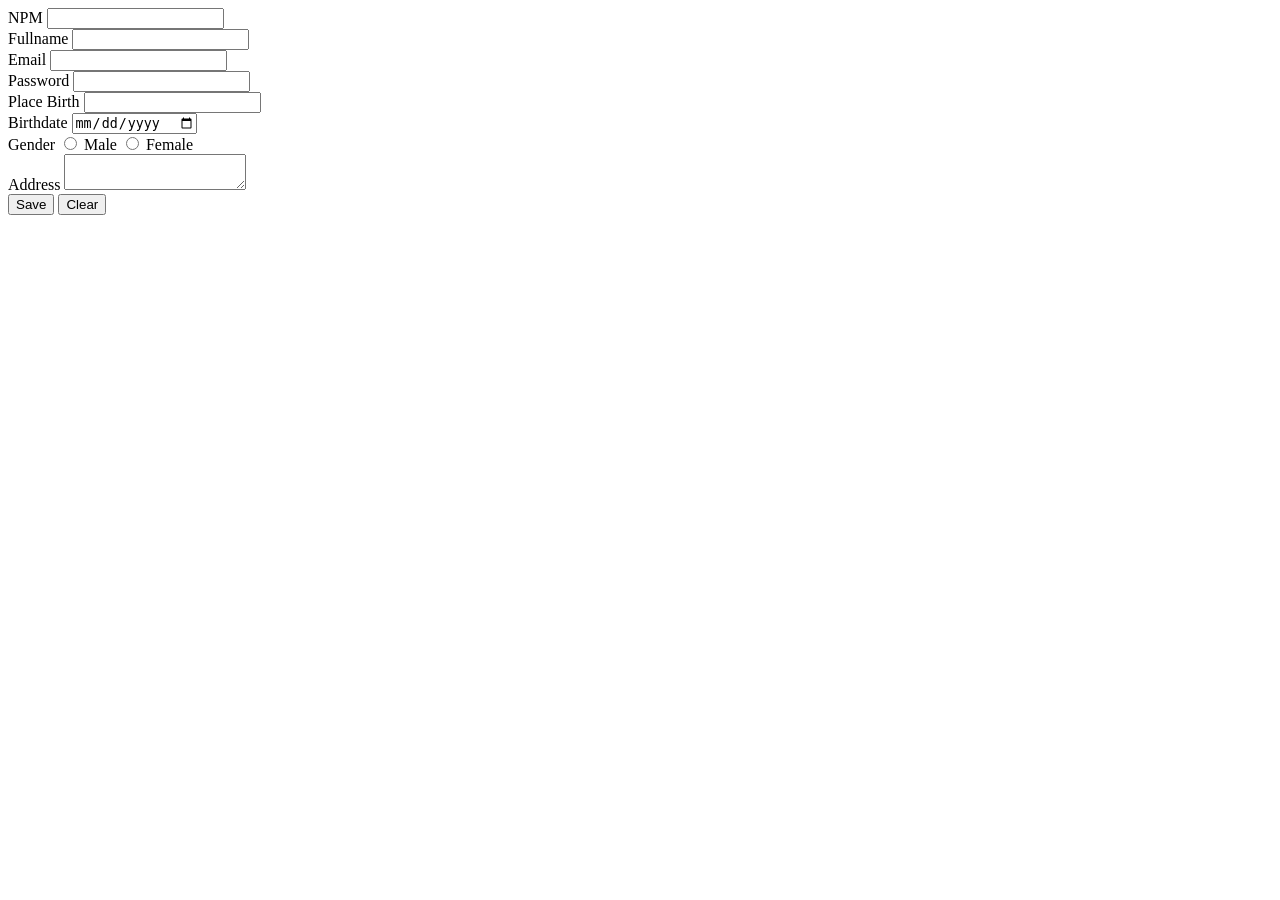
<file: Latihan-7.html>
<!doctype html>
<html>
  <head>
    <title>latihan 7</title>
  </head>
  <body>
    <form action="">
      <label for="npm">NPM </label>
      <input type="text" id="npm" /> <br />
      <label for="">Fullname</label>
      <input type="text" name="" id="" /> <br />
      <label for="">Email</label>
      <input type="email" /> <br />
      <label for="">Password</label>
      <input type="password" /> <br />
      <label for="">Place Birth</label>
      <input type="text" /> <br />
      <label for="">Birthdate</label>
      <input type="date" name="" id="" /> <br />
      <label for="">Gender</label>
      <input type="radio" name="gender" id="male" /> Male
      <input type="radio" name="gender" id="female" /> Female <br />
      <label for="">Address</label>
      <textarea name="" id=""></textarea> <br />
      <button type="submit">Save</button>
      <button type="reset">Clear</button>
    </form>
  </body>
</html>
</file>
<file: my-portofolio/style.css>
* {
  margin: 0;
  padding: 0;
  box-sizing: border-box;
}

body {
  font-family: "Segoe UI", Tahoma, Geneva, Verdana, sans-serif;
  line-height: 1.6;
  background-color: #f8f9fa;
  color: #333;
}

header {
  background-color: #ffffff;
  color: #222;
  padding: 4rem 1rem;
  text-align: center;
  border-bottom: 1px solid #eee;
}

.profile-img {
  width: 150px;
  height: 150px;
  border-radius: 50%;
  object-fit: cover;
  border: 4px solid #fff;
  margin-bottom: 15px;
  box-shadow: 0 4px 15px rgba(0, 0, 0, 0.1);
}

header p {
  color: #666;
  font-size: 1.1rem;
  margin-top: 5px;
}

nav {
  background-color: #ffffff;
  padding: 1rem;
  text-align: center;
  position: sticky;
  top: 0;
  z-index: 1000;
  border-bottom: 1px solid #eee;
}

nav a {
  color: #444;
  text-decoration: none;
  margin: 0 15px;
  font-weight: 600;
  transition: 0.3s;
}

nav a:hover {
  color: #3498db;
}

.container {
  display: flex;
  max-width: 1200px;
  margin: 30px auto;
  gap: 30px;
  padding: 0 20px;
  align-items: flex-start;
}

main {
  flex: 3;
  background: white;
  padding: 30px;
  border-radius: 12px;
  border: 1px solid #eee;
  box-shadow: 0 4px 15px rgba(0, 0, 0, 0.02);
}

aside {
  flex: 1;
  background: white;
  padding: 25px;
  border-radius: 12px;
  border: 1px solid #eee;
  height: fit-content;
}

h2,
h3 {
  color: #2c3e50;
  margin-bottom: 15px;
  padding-bottom: 5px;
  border-bottom: 2px solid #3498db;
  display: inline-block;
}

section {
  margin-bottom: 40px;
}

.project-card {
  background-color: #fff;
  border: 1px solid #eee;
  padding: 20px;
  border-radius: 8px;
  margin-bottom: 25px;
  transition:
    transform 0.3s ease,
    box-shadow 0.3s ease;
}

.project-card:hover {
  transform: translateY(-5px);
  box-shadow: 0 10px 20px rgba(0, 0, 0, 0.05);
  border-color: #3498db;
}

.project-img {
  width: 100%;
  height: auto;
  border-radius: 6px;
  margin-top: 15px;
  border: 1px solid #f0f0f0;
}

.contact-container {
  display: grid;
  grid-template-columns: repeat(auto-fit, minmax(200px, 1fr));
  gap: 15px;
  margin-top: 20px;
}

.contact-item {
  display: flex;
  align-items: center;
  background-color: #fafafa;
  padding: 15px;
  border-radius: 10px;
  border: 1px solid #eee;
}

.contact-icon {
  font-size: 24px;
  margin-right: 15px;
}

.contact-info strong {
  display: block;
  color: #2c3e50;
  font-size: 0.9rem;
}

.contact-info a {
  text-decoration: none;
  color: #3498db;
  font-weight: 500;
}

footer {
  text-align: center;
  padding: 3rem;
  background-color: #ffffff;
  color: #888;
  border-top: 1px solid #eee;
  margin-top: 50px;
}

ul {
  padding-left: 20px;
}

html {
  scroll-behavior: smooth;
}

@media (max-width: 768px) {
  .container {
    flex-direction: column;
  }

  main,
  aside {
    width: 100%;
    flex: none;
  }

  header {
    padding: 2rem 1rem;
  }
}
</file>
